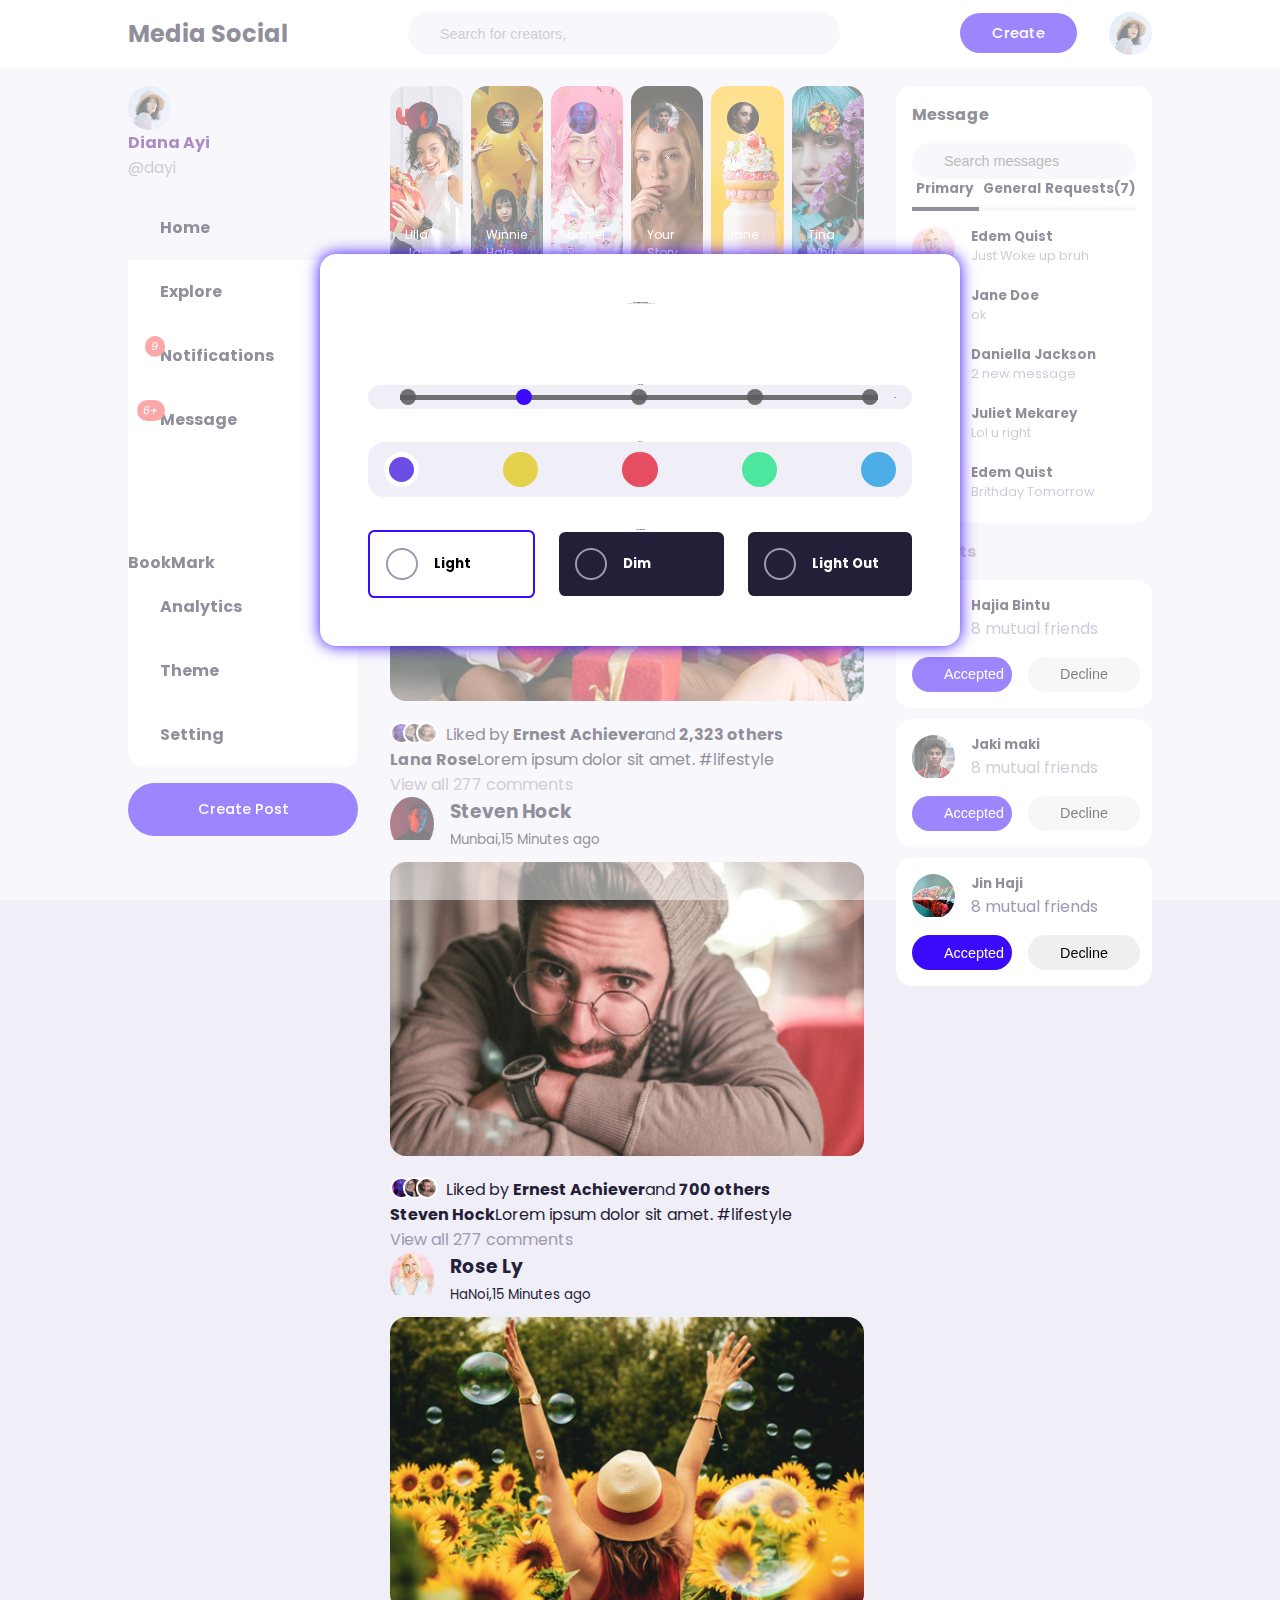
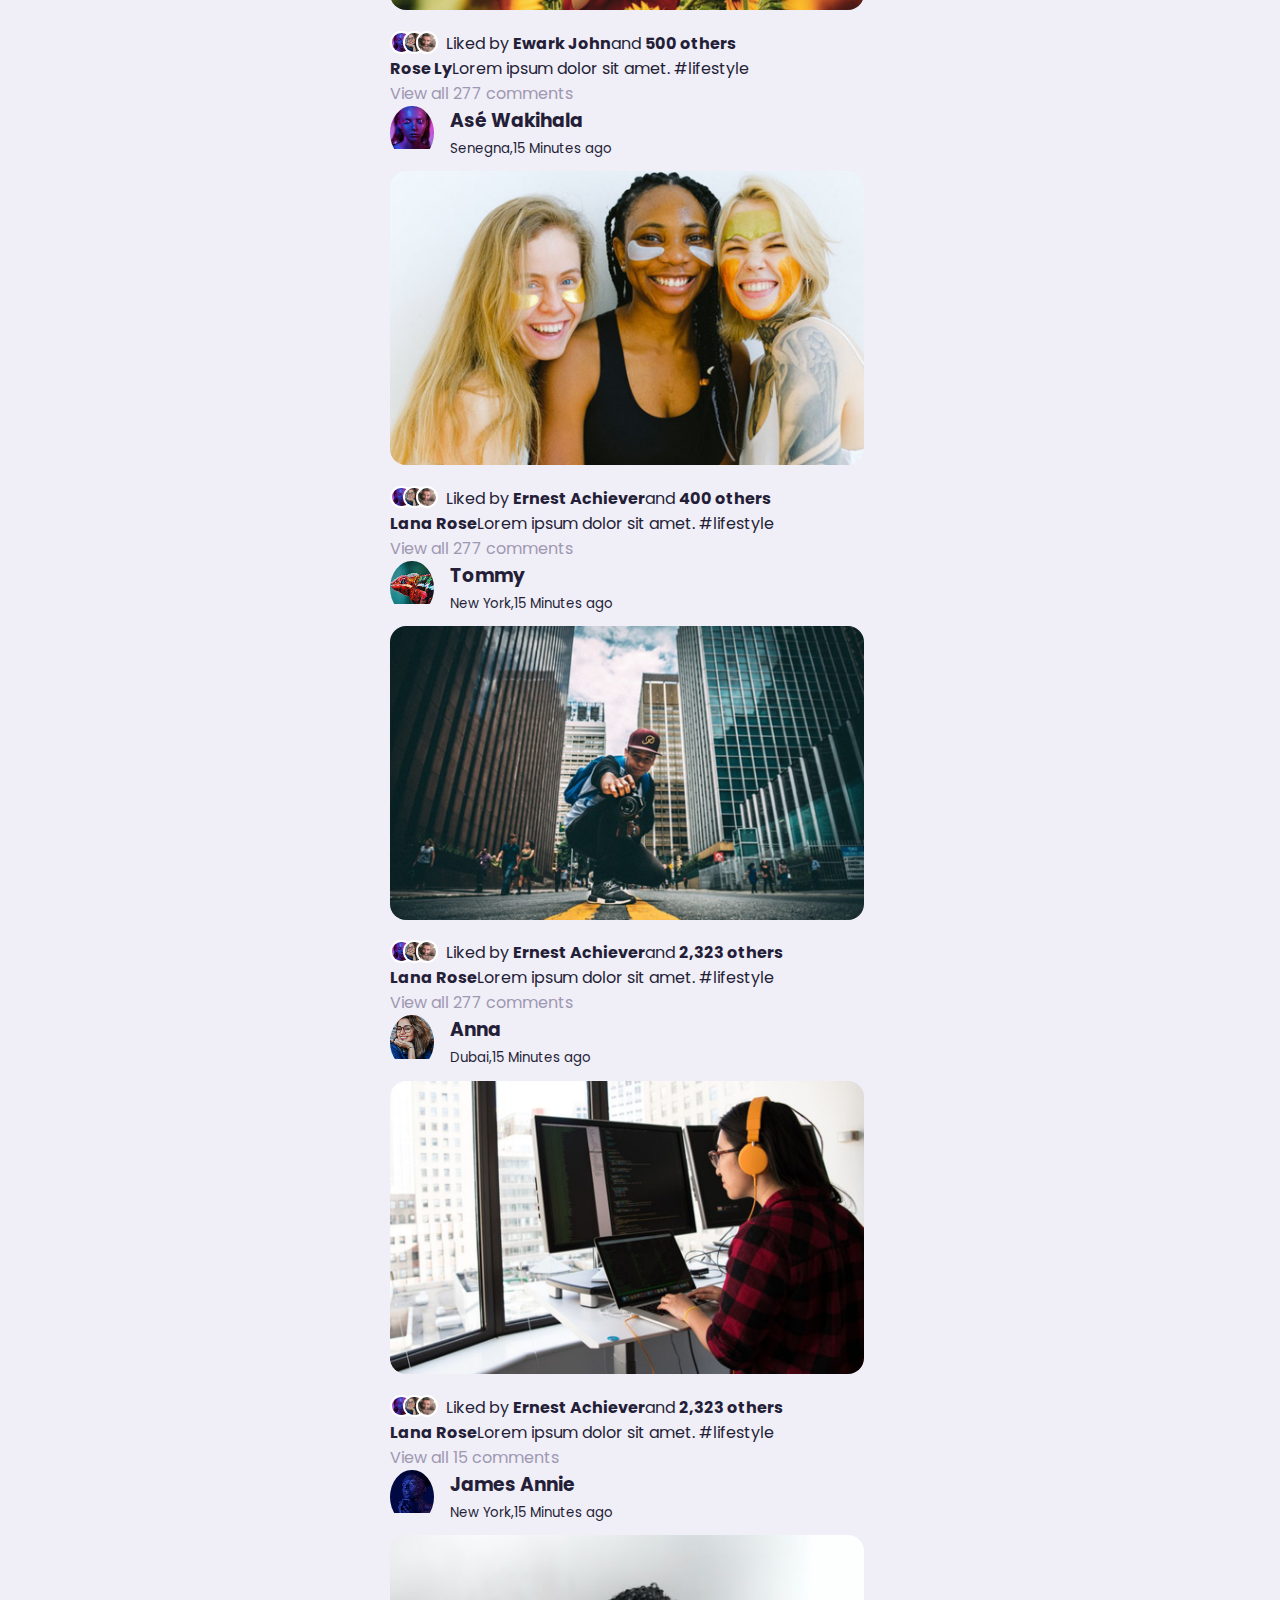
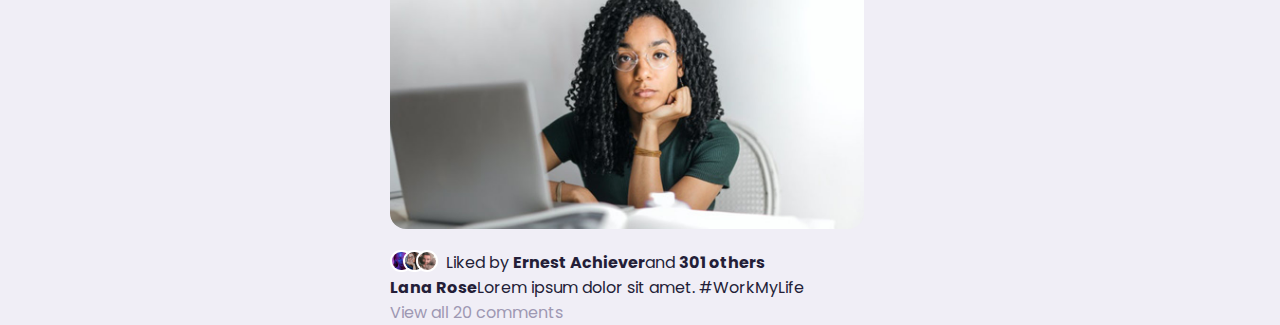
<file: Media/index.html>
<!DOCTYPE html>
<html lang="en">

<head>
    <meta charset="UTF-8">
    <meta http-equiv="X-UA-Compatible" content="IE=edge">
    <meta name="viewport" content="width=device-width, initial-scale=1.0">
    <link rel="stylesheet" href="https://unicons.iconscout.com/release/v2.1.6/css/unicons.css">
    <title>Media Social</title>
    <!-- StyleSheet -->
    <link rel=" stylesheet" href="./style.css">
</head>

<body>
    <nav>
        <div class="container">
            <h2 class="log">
                Media Social
            </h2>
            <div class="search-bar">
                <i class="uil uil-search">
                    <input type="search" placeholder="Search for creators,">
                </i>
            </div>
            <div class="create">
                <label for="create-post" class="btn btn-primary">Create</label>
                <div class="profile-photo">
                    <img src="./images/profile-1.jpg" alt="">
                </div>
            </div>
        </div>
    </nav>
    <!----------------------------------MAIN---------------------------->
    <main>
        <div class="container">
            <!-- =======================LEFT======================== -->
            <div class="left">
                <a href="" class="profile">
                    <div class="profile-photo">
                        <img src="./images/profile-1.jpg">
                    </div>
                    <div class="hadler">
                        <h4>Diana Ayi</h4>
                        <p class="text-muted">
                            @dayi
                        </p>
                    </div>
                </a>
                <!-----------------SIDEBAR--------------->
                <div class="sidebar">
                    <a class="menu-item active">
                        <span><i class="uil uil-home"></i></span>
                        <h3>Home</h3>
                    </a>
                    <a class="menu-item">
                        <span><i class="uil uil-compass"></i></span>
                        <h3>Explore</h3>
                    </a><a class="menu-item" id="notifications">
                        <span><i class="uil uil-bell"><small class="notifications-count">9</small></i></span>
                        <h3>Notifications</h3>
                        <!--------------------Notifications Popup---------------->
                        <div class="notifications-popup">
                            <div>
                                <div class="profile-photo">
                                    <img src="./images/profile-2.jpg" alt="">
                                </div>
                                <div class="notification-body">
                                    <b>Keke Benjamin</b>accepted your friend request
                                    <small class="text-muted">2 Days Ago</small>
                                </div>
                            </div>
                            <div>
                                <div class="profile-photo">
                                    <img src="./images/profile-3.jpg" alt="">
                                </div>
                                <div class="notification-body">
                                    <b>John Doe</b>accepted your friend request
                                    <small class="text-muted">2 Days Ago</small>
                                </div>
                            </div>
                            <div>
                                <div class="profile-photo">
                                    <img src="./images/profile-4.jpg" alt="">
                                </div>
                                <div class="notification-body">
                                    <b>Markelele</b>accepted your friend request
                                    <small class="text-muted">2 Days Ago</small>
                                </div>
                            </div>
                            <div>
                                <div class="profile-photo">
                                    <img src="./images/profile-5.jpg" alt="">
                                </div>
                                <div class="notification-body">
                                    <b>Teddy</b>accepted your friend request
                                    <small class="text-muted">2 Days Ago</small>
                                </div>
                            </div>
                            <div>
                                <div class="profile-photo">
                                    <img src="./images/profile-6.jpg" alt="">
                                </div>
                                <div class="notification-body">
                                    <b>Johan</b>accepted your friend request
                                    <small class="text-muted">2 Days Ago</small>
                                </div>
                            </div>
                            <div>
                                <div class="profile-photo">
                                    <img src="./images/profile-7.jpg" alt="">
                                </div>
                                <div class="notification-body">
                                    <b>Park Sin Min</b>accepted your friend request
                                    <small class="text-muted">2 Days Ago</small>
                                </div>
                            </div>
                            <!--------------------End Notifications Popup---------------->

                        </div>
                    </a><a class="menu-item" id="message-notification">
                        <span><i class="uil uil-envelope-alt"><small class="notifications-count">6+</small></i></span>
                        <h3>Message</h3>
                    </a><a class="menu-item"></a>
                    <span><i class="uil uil-bookmark"></i></span>
                    <h3>BookMark</h3>
                    <a class="menu-item">
                        <span><i class="uil uil-chart-line"></i></span>
                        <h3>Analytics</h3>
                    </a><a class="menu-item" id="theme">
                        <span><i class="uil uil-palette"></i></span>
                        <h3>Theme</h3>
                    </a><a class="menu-item ">
                        <span><i class="uil uil-setting"></i></span>
                        <h3>Setting</h3>
                    </a>
                </div>
                <!-- End of Sidebar -->
                <label for="create-post" class="btn btn-primary">Create Post</label>
            </div>
            <!-- ====================END LEFT========================= -->

            <!-- =======================MIDDLE======================== -->
            <div class="middle">
                <!-- -----------------------Stories----------------------->
                <div class="stories">
                    <div class="story">
                        <div class="profile-photo">
                            <img src="./images/profile-8.jpg" alt="">
                        </div>
                        <p class="name">Lilla James</p>
                    </div>
                    <div class="story">
                        <div class="profile-photo">
                            <img src="./images/profile-9.jpg" alt="">
                        </div>
                        <p class="name">Winnie Hale</p>
                    </div>
                    <div class="story">
                        <div class="profile-photo">
                            <img src="./images/profile-10.jpg" alt="">
                        </div>
                        <p class="name">Daniel Bale</p>
                    </div>
                    <div class="story">
                        <div class="profile-photo">
                            <img src="./images/profile-11.jpg" alt="">
                        </div>
                        <p class="name">Your Story</p>
                    </div>
                    <div class="story">
                        <div class="profile-photo">
                            <img src="./images/profile-12.jpg" alt="">
                        </div>
                        <p class="name">Jane Doe</p>
                    </div>
                    <div class="story">
                        <div class="profile-photo">
                            <img src="./images/profile-13.jpg" alt="">
                        </div>
                        <p class="name">Tina White</p>
                    </div>
                </div>
                <form class="create-post">
                    <div class="profile-photo">
                        <img src="./images/profile-1.jpg" alt="">
                    </div>
                    <input type="text" placeholder="What's on your mind ,Diana?" id="create-post">
                    <input type="submit" value="Post" class="btn btn-primary">
                </form>



                <!-- ------------Feeds-------------------->
                <div class="feeds">
                    <!-- ------------Feed 1-------------------->
                    <div class="feed">
                        <div class="head">
                            <div class="user">
                                <div class="profile-photo">
                                    <img src="./images/profile-2.jpg" alt="">
                                </div>
                                <div class="ingo">
                                    <h3>Lana Rose</h3>
                                    <small>Dubai,15 Minutes ago</small>
                                </div>
                            </div>
                            <span class="edit">
                                <i class="uil uil-ellipsis-h"></i>
                            </span>
                        </div>

                        <div class="photo">
                            <img src="./images/feed-1.jpg" alt="">
                        </div>
                        <div class="action-buttons">
                            <div class="interaction-buttons">
                                <span><i class="uil uil-heart"></i></span>
                                <span><i class="uil uil-comment-dots"></i></span>
                                <span><i class="uil uil-share-alt"></i></span>
                            </div>
                            <div class="bookmark">
                                <span><i class="uil uil-bookmark-full"></i></span>
                            </div>
                        </div>
                        <div class="liked-by">
                            <span><img src="./images/profile-10.jpg" alt=""></span>
                            <span><img src="./images/profile-4.jpg" alt=""></span>
                            <span><img src="./images/profile-15.jpg" alt=""></span>
                            <p>Liked by <b>Ernest Achiever</b>and <b>2,323 others</b></p>
                        </div>
                        <div class="caption">
                            <p><b>Lana Rose</b>Lorem ipsum dolor sit amet. <span class="harsh-tag">#lifestyle</span></p>
                        </div>
                        <div class="comments text-muted">
                            View all 277 comments
                        </div>
                    </div>
                    <!-- Feed2 -->
                    <div class="feed">
                        <div class="head">
                            <div class="user">
                                <div class="profile-photo">
                                    <img src="./images/profile-8.jpg" alt="">
                                </div>
                                <div class="ingo">
                                    <h3>Steven Hock</h3>
                                    <small>Munbai,15 Minutes ago</small>
                                </div>
                            </div>
                            <span class="edit">
                                <i class="uil uil-ellipsis-h"></i>
                            </span>
                        </div>

                        <div class="photo">
                            <img src="./images/feed-2.jpg" alt="">
                        </div>
                        <div class="action-buttons">
                            <div class="interaction-buttons">
                                <span><i class="uil uil-heart"></i></span>
                                <span><i class="uil uil-comment-dots"></i></span>
                                <span><i class="uil uil-share-alt"></i></span>
                            </div>
                            <div class="bookmark">
                                <span><i class="uil uil-bookmark-full"></i></span>
                            </div>
                        </div>
                        <div class="liked-by">
                            <span><img src="./images/profile-10.jpg" alt=""></span>
                            <span><img src="./images/profile-4.jpg" alt=""></span>
                            <span><img src="./images/profile-15.jpg" alt=""></span>
                            <p>Liked by <b>Ernest Achiever</b>and <b>700 others</b></p>
                        </div>
                        <div class="caption">
                            <p><b>Steven Hock</b>Lorem ipsum dolor sit amet. <span class="harsh-tag">#lifestyle</span>
                            </p>
                        </div>
                        <div class="comments text-muted">
                            View all 277 comments
                        </div>
                    </div>
                    <!-- Feed3 -->
                    <div class="feed">
                        <div class="head">
                            <div class="user">
                                <div class="profile-photo">
                                    <img src="./images/profile-17.jpg" alt="">
                                </div>
                                <div class="ingo">
                                    <h3>Rose Ly</h3>
                                    <small>HaNoi,15 Minutes ago</small>
                                </div>
                            </div>
                            <span class="edit">
                                <i class="uil uil-ellipsis-h"></i>
                            </span>
                        </div>

                        <div class="photo">
                            <img src="./images/feed-3.jpg" alt="">
                        </div>
                        <div class="action-buttons">
                            <div class="interaction-buttons">
                                <span><i class="uil uil-heart"></i></span>
                                <span><i class="uil uil-comment-dots"></i></span>
                                <span><i class="uil uil-share-alt"></i></span>
                            </div>
                            <div class="bookmark">
                                <span><i class="uil uil-bookmark-full"></i></span>
                            </div>
                        </div>
                        <div class="liked-by">
                            <span><img src="./images/profile-10.jpg" alt=""></span>
                            <span><img src="./images/profile-4.jpg" alt=""></span>
                            <span><img src="./images/profile-15.jpg" alt=""></span>
                            <p>Liked by <b>Ewark John</b>and <b>500 others</b></p>
                        </div>
                        <div class="caption">
                            <p><b>Rose Ly</b>Lorem ipsum dolor sit amet. <span class="harsh-tag">#lifestyle</span></p>
                        </div>
                        <div class="comments text-muted">
                            View all 277 comments
                        </div>
                    </div>
                    <!-- Feed4 -->
                    <div class="feed">
                        <div class="head">
                            <div class="user">
                                <div class="profile-photo">
                                    <img src="./images/profile-10.jpg" alt="">
                                </div>
                                <div class="ingo">
                                    <h3>Asé Wakihala </h3>
                                    <small>Senegna,15 Minutes ago</small>
                                </div>
                            </div>
                            <span class="edit">
                                <i class="uil uil-ellipsis-h"></i>
                            </span>
                        </div>

                        <div class="photo">
                            <img src="./images/feed-4.jpg" alt="">
                        </div>
                        <div class="action-buttons">
                            <div class="interaction-buttons">
                                <span><i class="uil uil-heart"></i></span>
                                <span><i class="uil uil-comment-dots"></i></span>
                                <span><i class="uil uil-share-alt"></i></span>
                            </div>
                            <div class="bookmark">
                                <span><i class="uil uil-bookmark-full"></i></span>
                            </div>
                        </div>
                        <div class="liked-by">
                            <span><img src="./images/profile-10.jpg" alt=""></span>
                            <span><img src="./images/profile-4.jpg" alt=""></span>
                            <span><img src="./images/profile-15.jpg" alt=""></span>
                            <p>Liked by <b>Ernest Achiever</b>and <b>400 others</b></p>
                        </div>
                        <div class="caption">
                            <p><b>Lana Rose</b>Lorem ipsum dolor sit amet. <span class="harsh-tag">#lifestyle</span></p>
                        </div>
                        <div class="comments text-muted">
                            View all 277 comments
                        </div>
                    </div>
                    <!-- Feed 5 -->
                    <div class="feed">
                        <div class="head">
                            <div class="user">
                                <div class="profile-photo">
                                    <img src="./images/profile-19.jpg" alt="">
                                </div>
                                <div class="ingo">
                                    <h3>Tommy</h3>
                                    <small>New York,15 Minutes ago</small>
                                </div>
                            </div>
                            <span class="edit">
                                <i class="uil uil-ellipsis-h"></i>
                            </span>
                        </div>

                        <div class="photo">
                            <img src="./images/feed-5.jpg" alt="">
                        </div>
                        <div class="action-buttons">
                            <div class="interaction-buttons">
                                <span><i class="uil uil-heart"></i></span>
                                <span><i class="uil uil-comment-dots"></i></span>
                                <span><i class="uil uil-share-alt"></i></span>
                            </div>
                            <div class="bookmark">
                                <span><i class="uil uil-bookmark-full"></i></span>
                            </div>
                        </div>
                        <div class="liked-by">
                            <span><img src="./images/profile-10.jpg" alt=""></span>
                            <span><img src="./images/profile-4.jpg" alt=""></span>
                            <span><img src="./images/profile-15.jpg" alt=""></span>
                            <p>Liked by <b>Ernest Achiever</b>and <b>2,323 others</b></p>
                        </div>
                        <div class="caption">
                            <p><b>Lana Rose</b>Lorem ipsum dolor sit amet. <span class="harsh-tag">#lifestyle</span></p>
                        </div>
                        <div class="comments text-muted">
                            View all 277 comments
                        </div>
                    </div>
                    <!-- Feed6 -->
                    <div class="feed">
                        <div class="head">
                            <div class="user">
                                <div class="profile-photo">
                                    <img src="./images/profile-4.jpg" alt="">
                                </div>
                                <div class="ingo">
                                    <h3>Anna</h3>
                                    <small>Dubai,15 Minutes ago</small>
                                </div>
                            </div>
                            <span class="edit">
                                <i class="uil uil-ellipsis-h"></i>
                            </span>
                        </div>

                        <div class="photo">
                            <img src="./images/feed-6.jpg" alt="">
                        </div>
                        <div class="action-buttons">
                            <div class="interaction-buttons">
                                <span><i class="uil uil-heart"></i></span>
                                <span><i class="uil uil-comment-dots"></i></span>
                                <span><i class="uil uil-share-alt"></i></span>
                            </div>
                            <div class="bookmark">
                                <span><i class="uil uil-bookmark-full"></i></span>
                            </div>
                        </div>
                        <div class="liked-by">
                            <span><img src="./images/profile-10.jpg" alt=""></span>
                            <span><img src="./images/profile-4.jpg" alt=""></span>
                            <span><img src="./images/profile-15.jpg" alt=""></span>
                            <p>Liked by <b>Ernest Achiever</b>and <b>2,323 others</b></p>
                        </div>
                        <div class="caption">
                            <p><b>Lana Rose</b>Lorem ipsum dolor sit amet. <span class="harsh-tag">#lifestyle</span></p>
                        </div>
                        <div class="comments text-muted">
                            View all 15 comments
                        </div>
                    </div>
                    <!-- Feed7 -->
                    <div class="feed">
                        <div class="head">
                            <div class="user">
                                <div class="profile-photo">
                                    <img src="./images/profile-7.jpg" alt="">
                                </div>
                                <div class="ingo">
                                    <h3>James Annie</h3>
                                    <small>New York,15 Minutes ago</small>
                                </div>
                            </div>
                            <span class="edit">
                                <i class="uil uil-ellipsis-h"></i>
                            </span>
                        </div>

                        <div class="photo">
                            <img src="./images/feed-7.jpg" alt="">
                        </div>
                        <div class="action-buttons">
                            <div class="interaction-buttons">
                                <span><i class="uil uil-heart"></i></span>
                                <span><i class="uil uil-comment-dots"></i></span>
                                <span><i class="uil uil-share-alt"></i></span>
                            </div>
                            <div class="bookmark">
                                <span><i class="uil uil-bookmark-full"></i></span>
                            </div>
                        </div>
                        <div class="liked-by">
                            <span><img src="./images/profile-10.jpg" alt=""></span>
                            <span><img src="./images/profile-4.jpg" alt=""></span>
                            <span><img src="./images/profile-15.jpg" alt=""></span>
                            <p>Liked by <b>Ernest Achiever</b>and <b>301 others</b></p>
                        </div>
                        <div class="caption">
                            <p><b>Lana Rose</b>Lorem ipsum dolor sit amet. <span class="harsh-tag">#WorkMyLife</span>
                            </p>
                        </div>
                        <div class="comments text-muted">
                            View all 20 comments
                        </div>
                    </div>
                    <!-- End Of Feed -->
                </div>
                <!-- End of Feeds -->
            </div>
            <!-- =======================End of Middle======================== -->

            <!-- =======================RIGHT======================== -->
            <div class="right">
                <div class="messages">
                    <div class="heading">
                        <h4>Message</h4><i class="uil uil-edit"></i>
                    </div>
                    <!-- Search bar -->
                    <div class="search-bars">
                        <i class="uil uil-search"></i>
                        <input type="search" placeholder="Search messages" id="message-search">
                    </div>
                    <!-- --------------MESSAGES CATEGORY ------------------>
                    <div class="category">
                        <h6 class="active">Primary</h6>
                        <h6>General</h6>
                        <h6 class="message-resquest">Requests(7)</h6>
                    </div>
                    <div class="message">
                        <div class="profile-photo">
                            <img src="./images/profile-17.jpg" alt="">
                        </div>
                        <div class="message-body">
                            <h5>Edem Quist</h5>
                            <p class="text-muted">Just Woke up bruh</p>
                        </div>
                    </div>
                    <div class="message">
                        <div class="profile-photo">
                            <img src="./images/profile-4.jpg" alt="">
                            <div class="active"></div>
                        </div>
                        <div class="message-body">
                            <h5>Jane Doe</h5>
                            <p class="text-muted">ok</p>
                        </div>
                    </div>
                    <div class="message">
                        <div class="profile-photo">
                            <img src="./images/profile-5.jpg" alt="">
                        </div>
                        <div class="message-body">
                            <h5>Daniella Jackson</h5>
                            <p class="text-muted">2 new message</p>
                        </div>
                    </div>
                    <div class="message">
                        <div class="profile-photo">
                            <img src="./images/profile-6.jpg" alt="">
                        </div>
                        <div class="message-body">
                            <h5>Juliet Mekarey</h5>
                            <p class="text-muted">Lol u right</p>
                        </div>
                    </div>
                    <div class="message">
                        <div class="profile-photo">
                            <img src="./images/profile-7.jpg" alt="">
                            <div class="active"></div>
                        </div>
                        <div class="message-body">
                            <h5>Edem Quist</h5>
                            <p class="text-muted">Brithday Tomorrow</p>
                        </div>
                    </div>

                </div>
                <!-- ----------------End of Messages ------------------>

                <!-- ----------------Friends Requests ------------------>

                <div class="friend-requests">
                    <h4>Requests</h4>
                    <div class="requests">
                        <div class="info">
                            <div class="profile-photo">
                                <img src="./images/profile-13.jpg" alt="">
                            </div>
                            <div>
                                <h5>Hajia Bintu</h5>
                                <p class="text-muted">8 mutual friends</p>
                            </div>
                        </div>
                        <div class="action">
                            <button class="btn btn-primary" style="width:100px;">Accepted</button>
                            <button class="btn ">Decline</button>
                        </div>
                    </div>
                    <div class="requests">
                        <div class="info">
                            <div class="profile-photo">
                                <img src="./images/profile-11.jpg" alt="">
                            </div>
                            <div>
                                <h5>Jaki maki</h5>
                                <p class="text-muted">8 mutual friends</p>
                            </div>
                        </div>
                        <div class="action">
                            <button class="btn btn-primary" style="width:100px;">Accepted</button>
                            <button class="btn ">Decline</button>
                        </div>
                    </div>
                    <div class="requests">
                        <div class="info">
                            <div class="profile-photo">
                                <img src="./images/profile-19.jpg" alt="">
                            </div>
                            <div>
                                <h5>Jin Haji </h5>
                                <p class="text-muted">8 mutual friends</p>
                            </div>
                        </div>
                        <div class="action">
                            <button class="btn btn-primary" style="width:100px;">Accepted</button>
                            <button class="btn ">Decline</button>
                        </div>
                    </div>
                </div>
            </div>
            <!-- ================END OF RIGHT================== -->
        </div>
    </main>
    <!-- ========================THEME CUSTOMIZATION==================== -->
    <div class="customize-theme">
        <div class="card">
            <h2>customize your view</h2>
            <p class="text-muted">Manage your font zie,color,and background</p>

            <!-- Font Size -->
            <div class="font-size">
                <h4>Font-Size</h4>
                <div>
                    <h6>Aa</h6>
                    <div class="choose-sizes">
                        <span class="font-size-1"></span>
                        <span class="font-size-2 active"></span>
                        <span class="font-size-3"></span>
                        <span class="font-size-4"></span>
                        <span class="font-size-5"></span>
                    </div>
                    <h3>Aa</h3>
                </div>
            </div>
            <div class="color">
                <h4>Color</h4>
                <div class="choose-color">
                    <span class="color-1 active"></span>
                    <span class="color-2"></span>
                    <span class="color-3"></span>
                    <span class="color-4"></span>
                    <span class="color-5"></span>
                </div>
            </div>
            <div class="background">
                <h4>Background</h4>
                <div class="choose-bg">
                    <div class="bg-1 active">
                        <span></span>
                        <h5 for="bg-1">Light</h5>
                    </div>
                    <div class="bg-2">
                        <span></span>
                        <h5 for="bg-1">Dim</h5>
                    </div>
                    <div class="bg-3">
                        <span></span>
                        <h5 for="bg-1">Light Out</h5>
                    </div>
                </div>
            </div>
        </div>
    </div>
    <script src="./index.js"></script>
</body>

</html>
</file>
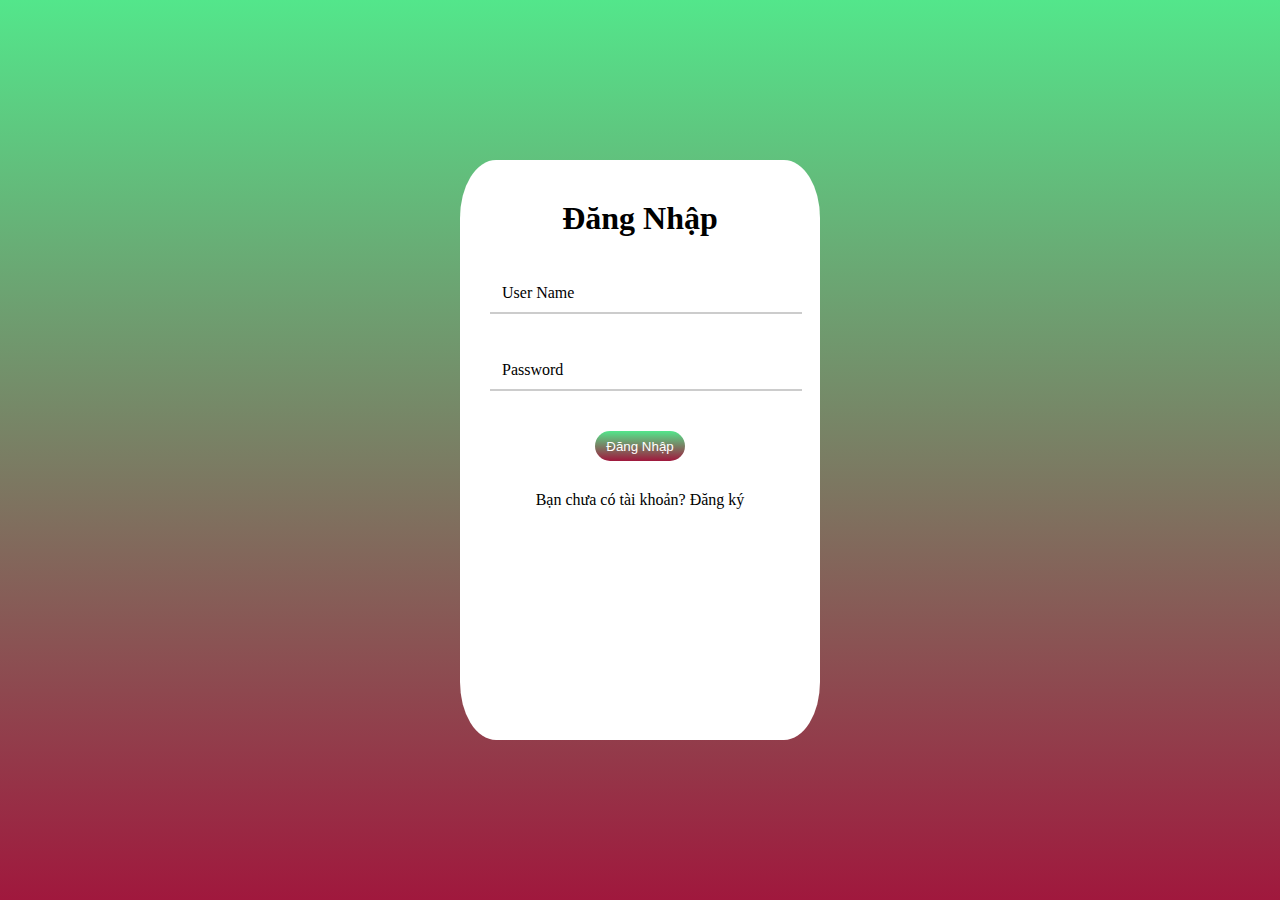
<file: DN/DN.html>
<!DOCTYPE html>
<html lang="en">

<head>
    <meta charset="UTF-8">
    <meta http-equiv="X-UA-Compatible" content="IE=edge">
    <meta name="viewport" content="width=device-width, initial-scale=1.0">
    <title>Document</title>
    <link rel="stylesheet" href="DN.css">
</head>

<body>
    <div class="container">
        <form action="" class="form-login">
            <h1>Đăng Nhập</h1>
            <div class="form-text">
                <label for="">User Name</label>
                <input type="text" name="" id="">
            </div>
            <div class="form-text">
                <label for="">Password</label>
                <input type="password" name="" id="">
            </div>
            <button>Đăng Nhập</button>
            <br>
            <span>Bạn chưa có tài khoản? <a href="/MyProject/DK/DK.html">Đăng ký </a></span>
        </form>
    </div>
    <script src="DN.js"></script>
</body>

</html>
</file>
<file: Media/style.css>
@import url('https://fonts.googleapis.com/css2?family=Poppins:wght@300;400;500;600;700&display=swap');

:root{
    --primary-color-hue:252;
    --dark-color-lightness:17%;
    --light-color-lightness:95%;
    --white-color-lightness:100%;
 --color-white:hsl(252,30%,var(--white-color-lightness));
--color-light: hsl(252, 30%, var(--light-color-lightness));
--color-gray: hsl(252, 15%, 65%);
--color-priamry: hsl(var(--primary-color-hue), 96%, 51%);
--color-secondary:hsla(270, 1%, 36%, 0.863);
--color-success: hsl(120, 95%, 65%);
--color-danger: hsl(0, 95%, 65%);
--color-dark: hsl(252, 30%, 17%);
--color-black: hsl(252, 30%, 10%);

--border-radius:2rem;
--card-border-radius:1rem;
--btn-padding:0.6rem 2rem;
--search-padding:0.6rem 1rem;
--card-padding:1rem;

--sticky-top-left:5.4rem;
--sticky-top-right:-18rem;
}
*,*::after,*::before{
margin :0;
padding: 0;
outline: 0;
box-sizing: border-box;
text-decoration: none;
list-style: none;
border: none;
}
body{
    font-family:'Poppins',sans-serif;
    color: var(--color-dark);
    background-color: var(--color-light);
    overflow-x: hidden;
}
.container{
    width: 80%;
    margin: 0 auto; 
}
.profile-photo{
    width: 2.7rem;
    aspect-ratio: 1/1;
    border-radius: 50%;
    overflow: hidden;
}
img{
    display: block;
    width: 100%;
}
.btn{
    display: inline-block;
    padding:var(--btn-padding);
    font-weight: 500;
    border-radius: var(--border-radius);
    cursor: pointer;
    transition: all 300ms ease;
    font-size: 0.9rem;
}
.btn:hover{
    opacity: 0.8;
}
.btn-primary{
    background-color:  var(--color-priamry);
    color:white;
}
.text-bold{
    font-weight: 500;
}
.text-muted{
    color: var(--color-gray);
}
nav{
    width: 100%;
    background:var(--color-white) ;
    padding: 0.7rem 0;
    position: fixed;
    top: 0;
    z-index: 10;
}
nav .container{
    display: flex;
    align-items: center;
    justify-content: space-between;
}
nav .search-bar{
    background-color: var(--color-light);
    border-radius: var(--border-radius);
    padding: var(--search-padding);
}

nav .search-bar input[type="search"]{
    background: transparent;
    width: 30vw;
    margin-left: 1rem;
    font-size: 0.9rem;
    color: var(--color-dark);
}
nav .search-bar input[type="search"]::placeholder{
    color: var(--color-gray);
}
nav .create{
    display: flex;
    align-items: center;
    gap:2rem;

}

/* ============================MAIN========================= */
 main{
    position: relative;
    top:5.4rem;
}
main .container{
    display: grid;
    grid-template-columns: 18vw auto 20vw;
    column-gap:2rem;
    position: relative;
}

/* ============== Left ====================== */
main  .container  .left {
    height: max-content;
    position: sticky;
    top:var(--sticky-top-left);
} */
 main  .container  .left  .profile{
    padding: var(--card-padding);
    background-color: var(--color-white);
    border-radius: var(--card-border-radius);
    display: flex;
    align-items: center;
    column-gap:1rem ;
    width: 100%;
}
/* ===================SIDEBAR====================== */

.left .sidebar{
    margin-top:1rem;
    background:var(--color-white) ;
    border-radius: var(--card-border-radius);
}
.left .sidebar .menu-item{
    display: flex;
    align-items: center;
    height: 4rem;
    cursor: pointer;
    transition: all 300ms ease;
    position: relative;
}
.left .sidebar .menu-item:hover{
    background: vat(--color-light);
}
.left .sidebar i{
    font-size: 1.4rem;
    color: var(--color-gray);
    margin-left: 2rem;
    position: relative;

}
.left .sidebar i .notifications-count{
    background: var(--color-danger);
    color: white;
    font-size: 0.7rem;
    width: fit-content;
    border-radius:0.8rem;
    padding: 0.1rem 0.4rem;
    position: absolute;
    top: -0.2rem;
    right: -0.3rem;
}
.left .sidebar h3{
    margin-right: 1.5rem;
    font-size: 1rem;
}
.left .sidebar .active{
    background: var(--color-light);
}
.left .siderbar .active i,.left .siderbar .active h3{
    color: var(--color-primary);

}
.left .siderbar .active::before{
    content:"";
    display: block;
    width: 0.5rem;
    height: 100%;
    position: absolute;
    background: var(--color-priamry);
}
.left .siderbar .menu-item:first-child.active{
    border-top-left-radius: var(--card-border-radius);
    overflow: hidden;
}
.left .siderbar .menu-item:last-child.active{
    border-bottom-left-radius: var(--card-border-radius);
    overflow: hidden;
}
.left .btn{
    margin-top: 1rem;
    width: 100%;
    text-align: center;
    padding: 1rem 0;
}
/* --------------------NOTIFICANTION POPUP ------------------------- */
.left .notifications-popup{
    position: absolute;
    top:0;
    left:110%;
    width: 30rem;
    background:var(--color-white) ;
    border-radius: var(--card-border-radius);
    padding: var(--card-padding);
    box-shadow: 0 0 2rem hsl(var(--color-priamry),75%   ,60%,25%);
    z-index: 8;
    display: none;
}
.left .notifications-popup::before{
    content: "";
    width: 1.2rem;
    height: 1.2rem;
    display: block;
    background: var(--color-white);
    position: absolute;
    left: -0.6rem;
    transform: rotate(45deg);
}
.left .notifications-popup > div{
    display: flex;
    align-items: start;
    gap:1rem;
    margin-bottom: 1rem;
}
.left .notifications-popup small{
    display: block;
}
.middle .stories{
    display: flex;
    justify-content: space-between;
    height: 12rem;
    gap:0.5rem;
   
}
.middle .stories .story{
    padding: var(--card-padding);
    border-radius: var(--card-border-radius);
    display: flex;
    flex-direction: column;
    justify-content: space-between;
    align-items: center;
    color: white;
    font-size: 0.75rem;
    width: 100%;
    position: relative;
    overflow: hidden;
}
.middle .stories .story::before{
    content: "";
    display: block;
    width: 100%;
    height: 5rem;
    background: linear-gradient(transparent,    rgba(0,0,0,0.7));
    position: absolute;
    bottom: 0;
    z-index: -1;
}
.middle .stories .story .name{
    z-index: 2;
}
.middle .stories .story:nth-child(1){
    background: url('./images/story-1.jpg')
    no-repeat center center/cover;
}
.middle .stories .story:nth-child(2) {
    background: url('./images/story-2.jpg') no-repeat center center/cover;
}
.middle .stories .story:nth-child(3) {
    background: url('./images/story-3.jpg') no-repeat center center/cover;
}
.middle .stories .story:nth-child(4) {
    background: url('./images/story-4.jpg') no-repeat center center/cover;
}
.middle .stories .story:nth-child(5) {
    background: url('./images/story-5.jpg') no-repeat center center/cover;
}
.middle .stories .story:nth-child(6) {
    background: url('./images/story-6.jpg') no-repeat center center/cover;
}
.middle .story .profile-photo{
    width: 2rem;
    height: 2rem;
    align-self: start;
    border: 3px solid var(--color-primary);
}
/* -----------------Create post------------------------ */
.middle .create-post{
    width: 100%;
    display: flex;
    align-items: center;
    justify-content: space-between;
    margin-top: 1rem;
    background: var(--color-white);
    padding: 0.4rem var(--card-padding);
    border-radius: var(--border-radius);
}
.middle .create-post input[type="text"]{
    justify-content: start;
    width: 100%;
    padding-left:1rem;
    background: transparent;
    color: var(--color-dark);
    margin-right: 1rem;
}
.middle .feeds .feeds{
    background: var(--color-white);
    border-radius:var(--card-border-radius);
    padding: var(--card-padding);
    margin: 1rem;
    font-size: 0.85rem;
    line-height: 1.5;
}
.middle .feed .head{
    display: flex;
    justify-content: space-between;
}
.middle .feed .user{
    display: flex;
    gap:1rem;
}
.middle .feed .photo{
    border-radius: var(--card-border-radius);
    overflow: hidden;
    margin: 0.7rem 0;
}
.middle .feed .action-buttons{
    display: flex;
    justify-content: space-between;
    align-items: center;
    font-size: 1.4rem;
    margin: 0.6rem;
}
.middle .liked-by{
    display: flex;

}
.middle .liked-by span{
    width: 1.4rem;
    height: 1.4rem;
    display: block;
    border-radius:50%;
    overflow: hidden;
    border: 2px solid var(--color-white);
    margin-left: -0.6rem;
}

.middle .liked-by span:first-child{
    margin: 0;
}
.middle .liked-by p{
    margin-left: 0.5rem;
}

/* ===============================Right=============================== */
main  .container .right {
    height: max-content;
    position: sticky;
    top: var(--sticky-top-right);
    bottom:0;
}
.right .messages{
    background-color:  var(--color-white);
    border-radius: var(--card-border-radius);
    padding: var(--card-padding);
}
.right .messages .heading{
    display: flex;
    align-items: center;
    justify-content: space-between;
    margin-bottom:1rem;
}
.right .messages i{
    font-size: 1.4rem;
}
.right .messages .search-bars{
    display: flex;
    margin-bottom:1.5 rem ;
    background-color: var(--color-light);
        border-radius: var(--border-radius);
        padding: var(--search-padding);
}
.right .messages  .search-bars input[type="search"] {
    background: transparent;
    width: 30vw;
    margin-left: 1rem;
    font-size: 0.9rem;
    color: var(--color-dark);
}
.right .messages .category{
    display: flex;
    justify-content: space-between;
    margin-bottom: 1rem;
}
.right .messages .category h6{
    width: 100%;
    text-align: center;
    border-bottom:4px solid var(--color-light) ;
    padding-bottom:0.5rem;
    font-size: 0.85rem;
}
.right .messages .category .active{
    border-color:var(--color-dark);
}
.right .messages .message-resquest {
color: var(--color-primary);
}
.right .messages .message{
    display:flex;
    gap:1rem;
    margin-bottom:1rem ;
    align-items: start;

}
.right .messages .profile-photo{
    position: relative;
    overflow: visible;
}
.right .messages .profile-photo img{
    border-radius: 50%;
}
.right .messages .message:last-child{
    margin: 0;
}
.right .messages .message p{
    font-size: 0.8rem;
}

.right .messages .message .profile-photo  .active{
    width: 0.8rem;
    height: 0.8rem;
    border-radius:50% ;
    border: 3px solid var(--color-white);
    background: var(--color-success);
    position: absolute;
    bottom: 0;
    left: 0;
}
.right .friend-requests{
margin-top:1rem;
}
.right .friend-requests h4{
    color: var(--color-gray);
    margin:1rem 0;
}

.right .requests {
    background: var(--color-white);
    padding: var(--card-padding);
    border-radius: var(--card-border-radius);
    margin-bottom: 0.7rem;
}
.right .requests  .info{
    display:flex;
    gap:1rem;
    margin-bottom:1rem;
}
.right .requests .action{
    display: flex;
    gap: 1rem;

}
/* ========================THEME CUSTOMIZATION ======================= */
.customize-theme{
    background: rgba(255, 255, 255, 0.5);
    width: 100vw;
    height: 100vh;
    position: fixed;
    top: 0;
    left: 0;
    z-index: 100;
    text-align: center;
    display: grid;
    place-items:center;
    font-size: 0.9px;

}
.customize-theme .card{
    background: var(--color-white);
    padding: 3rem;
    border-radius: var(--card-border-radius);
    width: 50%; 
    box-shadow:0 0 1rem var(--color-priamry) ;
}

/* ----------------------FONT-SIZE------------------- */
.customize-theme .font-size{
    margin-top: 5rem;
}
.customize-theme .font-size > div{
    display: flex;
    justify-content: space-between;
    align-items: center;
    background: var(--color-light);
    padding: var(--search-padding);
    border-radius:var(--card-border-radius) ;
}

.customize-theme .choose-sizes{
background: var(--color-secondary);
    height: 0.3rem;
    width: 100%;
    margin: 0 1rem;
    display: flex;
    justify-content: space-between;
    align-items: center;
}
.customize-theme .choose-sizes span {
    width: 1rem;
    height: 1rem;
    background: var(--color-secondary);
    border-radius: 50%;
    cursor: pointer;
}
.customize-theme .choose-sizes span.active{
    background:var(--color-priamry);
}

/* ----------------------FONT-SIZE-------------------- */
.customize-theme .color{
    margin-top: 2rem;
}
.customize-theme .choose-color{
    background:var(--color-light) ;
    padding: var(--search-padding);
    border-radius: var(--card-border-radius);
    display: flex;
    align-items: center;
    justify-content: space-between;
}
.customize-theme .choose-color span{
width: 2.2rem;
height: 2.2rem;
border-radius: 50%;
}
.customize-theme .choose-color span:nth-child(1){
    background: hsl(252, 75%, 60%);
}
.customize-theme .choose-color span:nth-child(2) {
    background: hsl(52, 75%, 60%);
}
.customize-theme .choose-color span:nth-child(3) {
    background: hsl(352, 75%, 60%);
}
.customize-theme .choose-color span:nth-child(4) {
    background: hsl(152, 75%, 60%);
}
.customize-theme .choose-color span:nth-child(5) {
    background: hsl(202, 75%, 60%);
}
.customize-theme .choose-color span.active{
border: 5px solid white;
}
.customize-theme .background{
    margin-top:2rem;
}
.customize-theme .choose-bg{
    display: flex;
    align-items: center;
    justify-content: space-between;
    gap: 1.5rem;
}
.customize-theme .choose-bg > div{
    padding: var(--card-padding);
    width: 100%;
    display: flex;
    align-items: center;
    font-size: 1rem;
    font-weight: bold;
    border-radius: 0.4rem;
    cursor: pointer;
}
.customize-theme .choose-bg > div.active{
    border: 2px solid var(--color-priamry);
}
.customize-theme .choose-bg .bg-1{
    background:white;
    color: black;
}
.customize-theme .choose-bg .bg-2{
    background:hsl(252, 30%, 17%);
        color: white;
}
.customize-theme .choose-bg .bg-3{
    background: hsl(252, 30%, 17%);
    color: white;
}
.customize-theme .choose-bg > div span{
    width: 2rem;
    height: 2rem;
    border: 2px solid var(--color-gray);
    border-radius: 50%;
    margin-right: 1rem;
}


@media screen and (max-width: 1200px){
    .container{
        width: 96%;
    }
    main  .container {
        grid-template-columns: 5rem auto 30vw;
        gap: 1rem;
    }
    .left{
        width: 5rem;
        z-index: 5;
    }
    main .container .left .profile{
        display: none;
    }
    .siderbar h3 {
        display: none;
    }
    .left .btn{
        display: none;
    }
.customize-theme .card{
    width: 80vw;
}

}
@media screen and (max-width:992px) {
    nav .search-bar{
        display: none;
    }
    main .container{
        grid-template-columns: 0 auto 5rem;
        gap: 0;
    }
    main  .container .left{
        grid-column: 3/4;
        position: fixed;
        bottom: 0;
        right: 0;
    }
/* NOTIFICATION POPUP */
.left .notifications-popup{
    position: absolute;
    left: -20rem;
    width: 20rem;
    display: block;
}
.left .notifications-popup::before {
    position: absolute;
top: 1.3rem;
   left: calc(20rem-0.6rem);
    display: block;
}
   
 main .container .middle{
        grid-column:1/3 ;
 }
 main .container .right{
 display: none;
    }
.customize-theme .card{
    width: 92vw;
}
}
</file>
<file: DN/DN.css>
*{
    padding: 0;
    margin: 0;
    outline:none;
}
.container{
display: flex;
justify-content: center;
align-items: center;
text-align: center;
width:100vw;
height:100vh;
background: linear-gradient(#53e68b,#a0183d);
}
a {
    text-decoration: none;
    color: #000;
    cursor: pointer;
}
a:hover{
    color:red;
}
.form-login{
    width: 300px;
    height: 500px;
    border-radius: 10%;
    background: #fff;
    padding :40px 30px;
}
.form-login h1{
    margin-bottom: 40px;
}
.form-text {
    margin-bottom: 40px;
    position: relative;
}
.form-login button{
    height: 30px;
    width: 90px;
    background: linear-gradient(#53e68b, #a0183d);
    border-radius: 15px;
    color: #fff;
    border:none;
    background-size: 200%;
    transition: 0.5s;
    margin-bottom: 30px;

}
.form-login button:hover{
    background: linear-gradient(#9f8607, #4518a0);
    color: yellow;
    background-position: right;
}
.form-text input{
    width: 100%;
    height: 35px;
 border-style :none;
 border-bottom: 2px solid #ccc;
 cursor: pointer;
 padding-left: 12px;
}
.form-text label{
    position: absolute;
    left: 12px;
    bottom: 12px;
    transition: 0.5s;
}
.form-text label.focus {
    transform: translateY(-45px);
}
</file>
